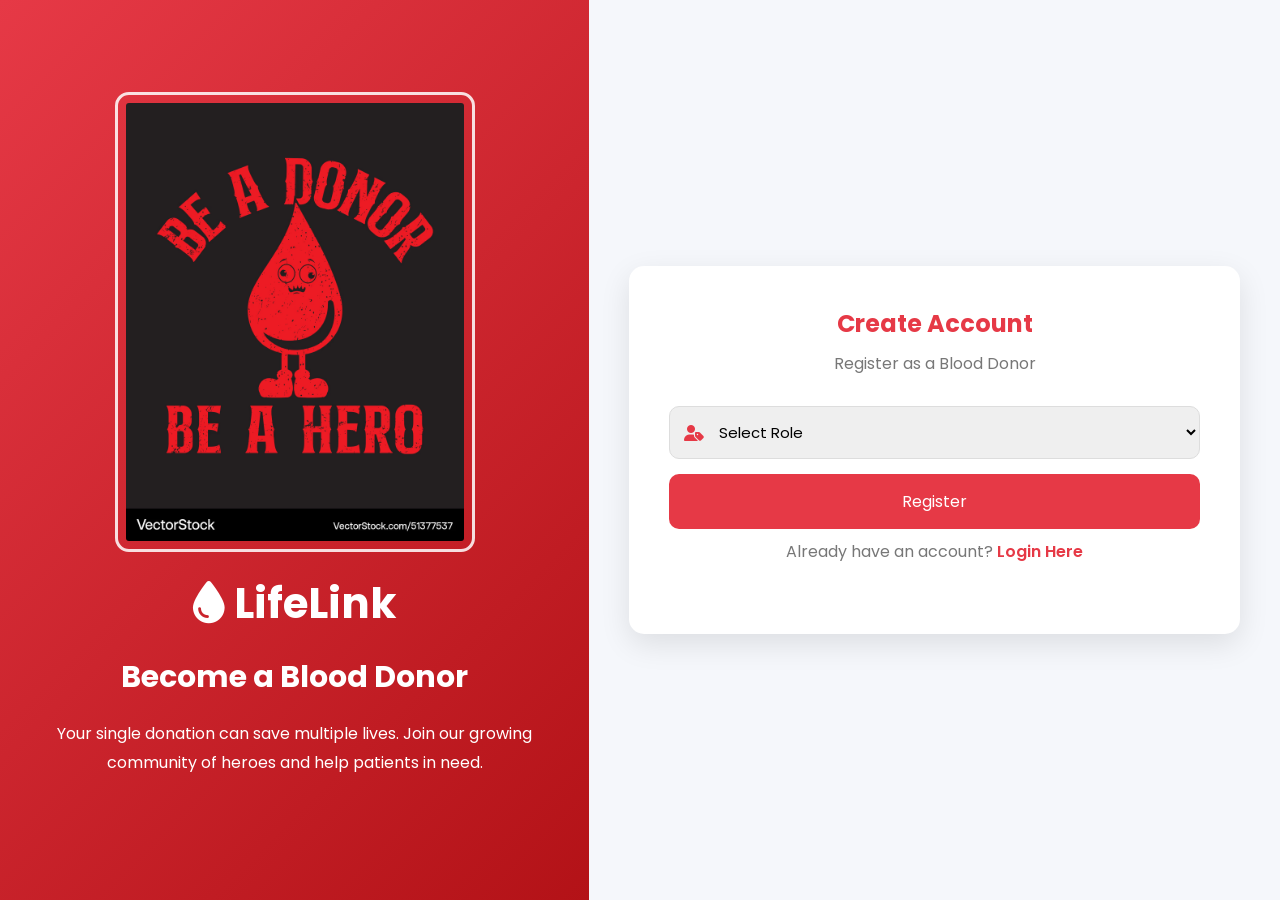
<file: admin.html>
<!doctype html>
<html lang="en">
  <head>
    <meta charset="UTF-8" />
    <meta name="viewport" content="width=device-width, initial-scale=1.0" />
    <title>LifeLink | Staff Dashboard</title>
    <link rel="stylesheet" href="css/admin.css" />
    <link
      href="https://fonts.googleapis.com/css2?family=Poppins:wght@300;400;500;600;700&display=swap"
      rel="stylesheet"
    />
    <link
      rel="stylesheet"
      href="https://cdnjs.cloudflare.com/ajax/libs/font-awesome/6.7.2/css/all.min.css"
    />
  </head>

  <body>
    <div class="container">
      <aside class="sidebar">
        <div class="logo">
          <i class="fa-solid fa-droplet"></i>
          <h2>LifeLink</h2>
        </div>

        <ul id="adminNavigation">
          <li>
            <a href="#blood-requests"
              ><i class="fa-solid fa-hand-holding-droplet"></i> Request Blood</a
            >
          </li>
          <li>
            <a href="#blood-requests"
              ><i class="fa-solid fa-list"></i> Blood Requests</a
            >
          </li>
          <li>
            <a href="#blood-stock"
              ><i class="fa-solid fa-droplet"></i> Blood Stock</a
            >
          </li>
          <li>
            <a href="#manage-donors"
              ><i class="fa-solid fa-users"></i> Manage Donors</a
            >
          </li>
          <li>
            <a href="#hospitals"
              ><i class="fa-solid fa-hospital"></i> Hospitals</a
            >
          </li>
          <li>
            <a href="#reports"
              ><i class="fa-solid fa-chart-column"></i> Reports</a
            >
          </li>
          <li>
            <a href="login.html"
              ><i class="fa-solid fa-right-from-bracket"></i> Logout</a
            >
          </li>
        </ul>
        <ul id="hospitalNavigation" hidden>
          <li>
            <a href="login.html"
              ><i class="fa-solid fa-right-from-bracket"></i> Logout</a
            >
          </li>
        </ul>
      </aside>

      <main class="main-content" id="adminDashboard" hidden>
        <header class="topbar">
          <h2>Admin Dashboard</h2>
          <div class="admin-profile">
            <img src="images/admin.png" alt="Admin" />
            <span id="adminDisplayName">Administrator</span>
          </div>
        </header>

        <section class="dashboard-cards">
          <div class="card">
            <i class="fa-solid fa-users"></i>
            <h2>1,250</h2>
            <p>Total Donors</p>
          </div>
          <div class="card">
            <i class="fa-solid fa-droplet"></i>
            <h2>845</h2>
            <p>Blood Units</p>
          </div>
          <div class="card">
            <i class="fa-solid fa-hand-holding-droplet"></i>
            <h2>67</h2>
            <p>Pending Requests</p>
          </div>
          <div class="card" id="hospitals">
            <i class="fa-solid fa-hospital"></i>
            <h2>42</h2>
            <p>Hospitals</p>
          </div>
        </section>

        <section class="blood-stock" id="blood-stock">
          <h2>Blood Stock Status</h2>
          <table>
            <thead>
              <tr>
                <th>Blood Group</th>
                <th>Available Units</th>
                <th>Status</th>
              </tr>
            </thead>
            <tbody>
              <tr>
                <td>A+</td>
                <td>120</td>
                <td>Available</td>
              </tr>
              <tr>
                <td>B+</td>
                <td>95</td>
                <td>Available</td>
              </tr>
              <tr>
                <td>O+</td>
                <td>180</td>
                <td>Available</td>
              </tr>
              <tr>
                <td>AB+</td>
                <td>25</td>
                <td>Low Stock</td>
              </tr>
            </tbody>
          </table>
        </section>

        <section class="requests" id="blood-requests">
          <h2>Recent Blood Requests</h2>
          <p
            style="
              font-size: 13px;
              color: #666;
              margin-bottom: 15px;
              margin-top: -10px;
            "
          >
            Auto-refreshing from submissions
          </p>
          <table>
            <thead>
              <tr>
                <th>Patient</th>
                <th>Blood Group</th>
                <th>Hospital</th>
                <th>Status</th>
              </tr>
            </thead>
            <tbody id="requestsTableBody"></tbody>
          </table>
        </section>

        <section class="recent-donors" id="manage-donors">
          <h2>Manage Donors</h2>
          <table>
            <thead>
              <tr>
                <th>Name</th>
                <th>Blood Group</th>
                <th>City</th>
                <th>Last Donation</th>
              </tr>
            </thead>
            <tbody>
              <tr>
                <td>Nisha</td>
                <td>O+</td>
                <td>Chennai</td>
                <td>15 Mar 2026</td>
              </tr>
              <tr>
                <td>Arjun</td>
                <td>A+</td>
                <td>Coimbatore</td>
                <td>22 Apr 2026</td>
              </tr>
              <tr>
                <td>Priya</td>
                <td>B+</td>
                <td>Madurai</td>
                <td>18 May 2026</td>
              </tr>
            </tbody>
          </table>
        </section>

        <section class="notifications" id="reports">
          <h2>Reports</h2>
          <ul>
            <li>AB+ blood stock is running low.</li>
            <li>12 new donors registered today.</li>
            <li>5 hospitals submitted blood requests.</li>
            <li>18 blood requests were successfully completed.</li>
          </ul>
        </section>
      </main>

      <main class="main-content" id="hospitalDashboard" hidden>
        <header class="topbar">
          <h2>Hospital Dashboard</h2>
          <div class="admin-profile">
            <img src="images/admin.png" alt="Hospital account" />
            <span id="hospitalDisplayName">Hospital</span>
          </div>
        </header>

        <section class="dashboard-cards">
          <div class="card">
            <i class="fa-solid fa-hand-holding-droplet"></i>
            <h2 id="hospitalRequestCount">0</h2>
            <p>Requested Blood</p>
          </div>
        </section>

        <section class="recent-donors">
          <h2>Donor Details</h2>
          <table>
            <thead>
              <tr>
                <th>Name</th>
                <th>Blood Group</th>
                <th>Age</th>
                <th>Gender</th>
                <th>Weight</th>
                <th>Phone</th>
                <th>Location</th>
                <th>Email</th>
                <th>Last Donation</th>
                <th>Donation Count</th>
              </tr>
            </thead>
            <tbody id="hospitalDonorDetails"></tbody>
          </table>
        </section>

        <section class="recent-donors">
          <h2>Admin Details</h2>
          <table>
            <thead>
              <tr>
                <th>Employee ID</th>
                <th>Email</th>
              </tr>
            </thead>
            <tbody id="hospitalAdminDetails"></tbody>
          </table>
        </section>
      </main>
    </div>

    <script src="js/script.js"></script>
    <script>
      function loadBloodRequests() {
        let requests = [];
        try {
          requests = JSON.parse(localStorage.getItem("bloodRequests") || "[]");
        } catch (error) {
          requests = [];
        }
        const tbody = document.getElementById("requestsTableBody");
        if (!tbody) return;
        tbody.replaceChildren();

        if (!requests.length) {
          const row = document.createElement("tr");
          row.innerHTML =
            '<td colspan="4" style="text-align:center;color:#999;">No requests yet</td>';
          tbody.appendChild(row);
          return;
        }

        requests.forEach((request) => {
          const row = document.createElement("tr");
          [
            request.patient,
            request.bloodGroup,
            request.hospital,
            request.status,
          ].forEach((value) => {
            const cell = document.createElement("td");
            cell.textContent = value || "";
            row.appendChild(cell);
          });
          tbody.appendChild(row);
        });
      }

      window.addEventListener("load", loadBloodRequests);
      setInterval(loadBloodRequests, 2000);
    </script>
  </body>
</html>
</file>
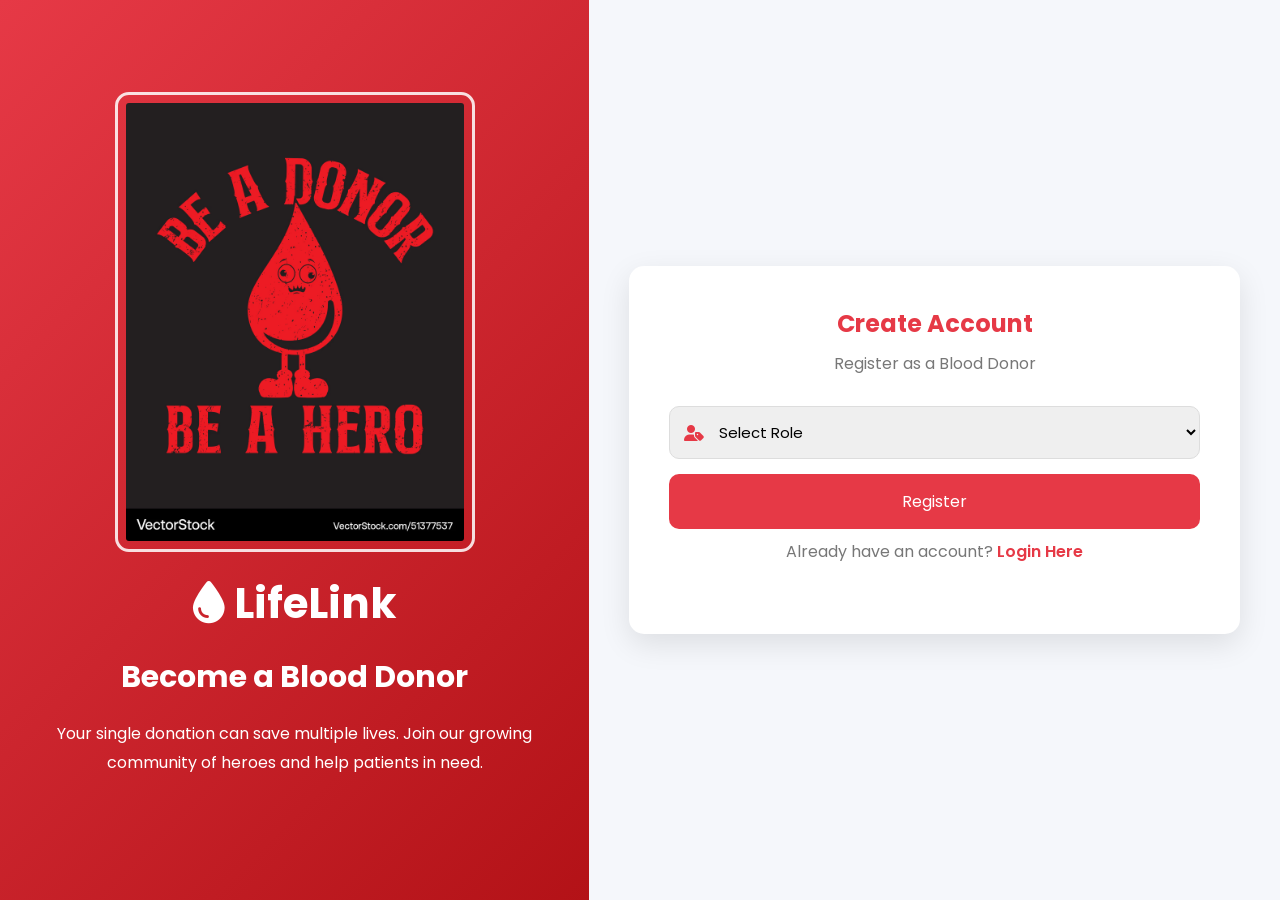
<file: dashboard.html>
<!doctype html>
<html lang="en">
  <head>
    <meta charset="UTF-8" />
    <meta name="viewport" content="width=device-width, initial-scale=1.0" />
    <title>LifeLink | Donor Dashboard</title>

    <!-- CSS -->
    <link rel="stylesheet" href="css/dashboard.css" />

    <!-- Google Font -->
    <link
      href="https://fonts.googleapis.com/css2?family=Poppins:wght@300;400;500;600;700&display=swap"
      rel="stylesheet"
    />

    <!-- Font Awesome -->
    <link
      rel="stylesheet"
      href="https://cdnjs.cloudflare.com/ajax/libs/font-awesome/6.7.2/css/all.min.css"
    />
  </head>

  <body>
    <div class="dashboard-container">
      <!-- Sidebar -->

      <aside class="sidebar">
        <div class="logo">
          <i class="fa-solid fa-droplet"></i>
          <h2>LifeLink</h2>
        </div>

        <ul>
          <li>
            <a href="dashboard.html"
              ><i class="fa-solid fa-house"></i> Dashboard</a
            >
          </li>

          <li>
            <a href="profile.html"><i class="fa-solid fa-user"></i> Profile</a>
          </li>

          <li>
            <a href="search.html"
              ><i class="fa-solid fa-magnifying-glass"></i> Search Blood</a
            >
          </li>

          <li>
            <a href="request.html"
              ><i class="fa-solid fa-hand-holding-droplet"></i> Request Blood</a
            >
          </li>

          <li>
            <a href="#"
              ><i class="fa-solid fa-clock-rotate-left"></i> Donation History</a
            >
          </li>

          <li>
            <a href="#"><i class="fa-solid fa-award"></i> Badges</a>
          </li>

          <li>
            <a href="login.html"
              ><i class="fa-solid fa-right-from-bracket"></i> Logout</a
            >
          </li>
        </ul>
      </aside>

      <!-- Main Content -->

      <main class="main-content">
        <!-- Top Bar -->

        <header class="topbar">
          <h2 id="welcomeMessage">Welcome, Nisha 👋</h2>

          <div class="profile">
            <img src="images/profile.png" alt="Profile" />
          </div>
        </header>

        <!-- Dashboard Cards -->

        <section class="cards">
          <div class="card">
            <i class="fa-solid fa-droplet"></i>

            <h3>Blood Group</h3>

            <h2>O+</h2>
          </div>

          <div class="card">
            <i class="fa-solid fa-calendar-check"></i>

            <h3>Next Eligible Donation</h3>

            <h2 id="nextEligibleDonation" aria-live="polite">Not provided</h2>
          </div>

          <div class="card">
            <i class="fa-solid fa-medal"></i>

            <h3>Badge</h3>

            <h2 id="donorBadge" aria-live="polite">Donation count needed</h2>
          </div>

          <div class="card">
            <i class="fa-solid fa-heart"></i>

            <h3>Lives Saved (est.)</h3>

            <h2 id="livesSaved" aria-live="polite">Not available</h2>
          </div>
        </section>

        <!-- Quick Actions -->

        <section class="quick-actions">
          <h2>Quick Actions</h2>

          <div class="action-container">
            <a href="request.html" class="action-card">
              <i class="fa-solid fa-hand-holding-droplet"></i>

              <p>Request Blood</p>
            </a>

            <a href="search.html" class="action-card">
              <i class="fa-solid fa-magnifying-glass"></i>

              <p>Search Blood</p>
            </a>

            <a href="profile.html" class="action-card">
              <i class="fa-solid fa-user-pen"></i>

              <p>Edit Profile</p>
            </a>

            <a href="#" class="action-card">
              <i class="fa-solid fa-download"></i>

              <p>Download Certificate</p>
            </a>
          </div>
        </section>

        <!-- Donation History -->

        <section class="history">
          <h2>Recent Donations</h2>

          <table>
            <thead>
              <tr>
                <th>Date</th>

                <th>Hospital</th>

                <th>Blood Group</th>

                <th>Status</th>
              </tr>
            </thead>

            <tbody>
              <tr>
                <td>15 Mar 2026</td>

                <td>Apollo Hospital</td>

                <td>O+</td>

                <td>Completed</td>
              </tr>

              <tr>
                <td>08 Dec 2025</td>

                <td>GH Chennai</td>

                <td>O+</td>

                <td>Completed</td>
              </tr>

              <tr>
                <td>02 Aug 2025</td>

                <td>CMC Hospital</td>

                <td>O+</td>

                <td>Completed</td>
              </tr>
            </tbody>
          </table>
        </section>

        <!-- Notifications -->

        <section class="notifications">
          <h2>Notifications</h2>

          <ul>
            <li>🩸 Blood donation camp on 25 July 2026.</li>

            <li id="donationEligibilityNotification" aria-live="polite">
              Add your last donation date to see your next eligibility date.
            </li>

            <li>🏆 Congratulations! You earned the Silver Donor Badge.</li>

            <li>📢 Emergency O+ blood request received nearby.</li>
          </ul>
        </section>
      </main>
    </div>
    <button onclick="toggleMode()">🌙 Dark Mode</button>

    <script src="js/script.js"></script>
  </body>
</html>
</file>
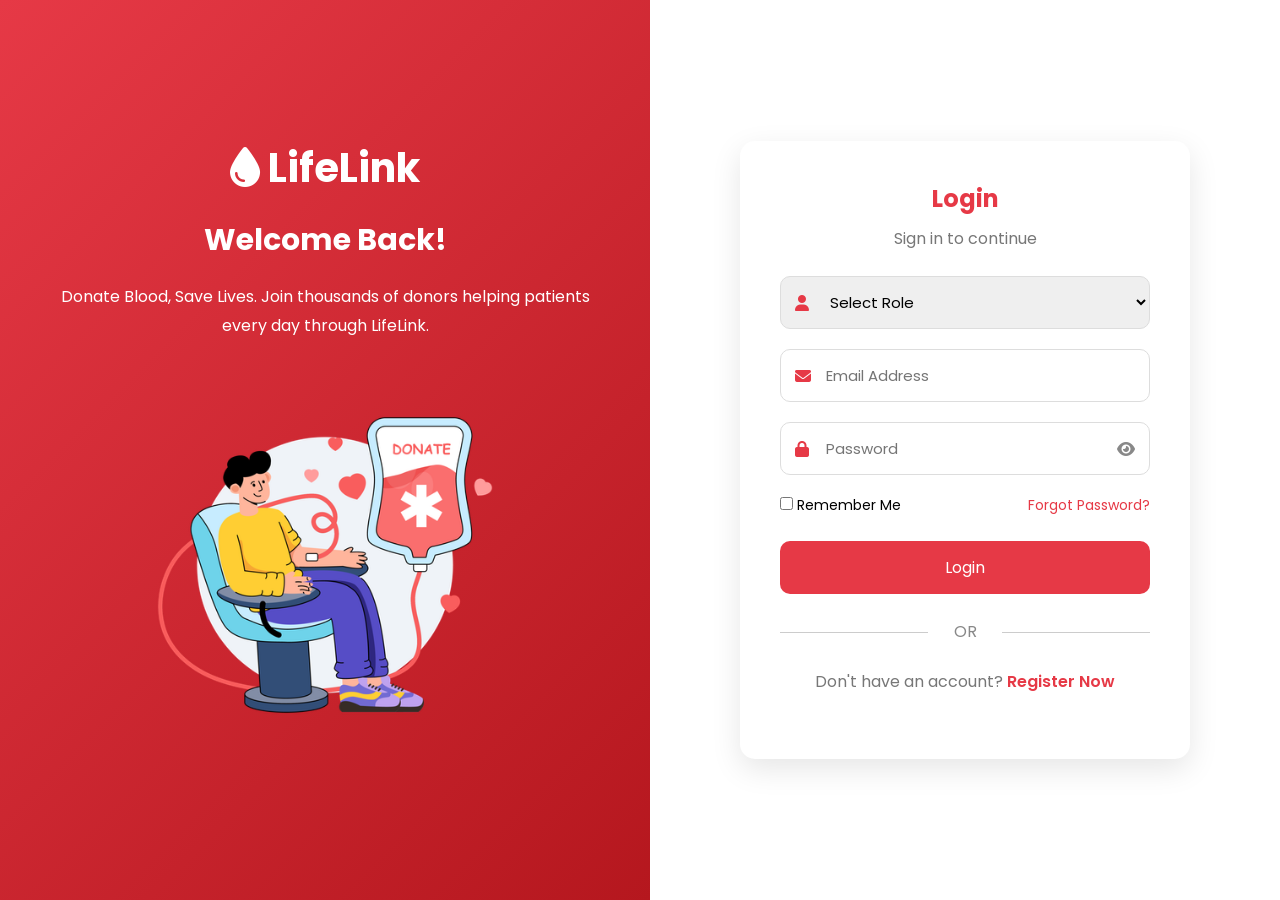
<file: login.html>
<!doctype html>
<html lang="en">
  <head>
    <meta charset="UTF-8" />
    <meta name="viewport" content="width=device-width, initial-scale=1.0" />
    <title>LifeLink | Login</title>

    <!-- CSS -->
    <link rel="stylesheet" href="css/login.css" />

    <!-- Google Font -->
    <link
      href="https://fonts.googleapis.com/css2?family=Poppins:wght@300;400;500;600;700&display=swap"
      rel="stylesheet"
    />

    <!-- Font Awesome -->
    <link
      rel="stylesheet"
      href="https://cdnjs.cloudflare.com/ajax/libs/font-awesome/6.7.2/css/all.min.css"
    />
  </head>

  <body>
    <div class="container">
      <!-- Left Side -->
      <div class="left-panel">
        <div class="content">
          <h1><i class="fa-solid fa-droplet"></i> LifeLink</h1>

          <h2>Welcome Back!</h2>

          <p>
            Donate Blood, Save Lives. Join thousands of donors helping patients
            every day through LifeLink.
          </p>

          <img src="images/login-blood.png" alt="Blood Donation" />
        </div>
      </div>

      <!-- Right Side -->
      <div class="right-panel">
        <div class="login-box">
          <h2 id="loginTitle">Login</h2>

          <p id="loginDescription">Sign in to continue</p>

          <form id="loginForm" action="dashboard.html">
            <!-- Role -->

            <div class="input-box">
              <i class="fa-solid fa-user"></i>

              <select id="loginRole" name="role" required>
                <option value="">Select Role</option>

                <option>Donor</option>

                <option>Hospital</option>

                <option>Admin</option>
              </select>
            </div>

            <!-- Email -->

            <div class="input-box">
              <i class="fa-solid fa-envelope"></i>

              <input
                type="email"
                id="loginEmail"
                name="email"
                placeholder="Email Address"
                required
              />
            </div>

            <!-- Password -->

            <div class="input-box">
              <i class="fa-solid fa-lock"></i>

              <input
                type="password"
                id="password"
                placeholder="Password"
                required
              />

              <i
                class="fa-solid fa-eye toggle-password"
                onclick="togglePassword()"
              >
              </i>
            </div>

            <!-- Remember -->

            <div class="options">
              <label>
                <input type="checkbox" />

                Remember Me
              </label>

              <a href="#" id="forgotPasswordLink">Forgot Password?</a>
            </div>

            <!-- Login Button -->

            <button type="submit">Login</button>

            <!-- Divider -->

            <div class="divider">
              <span>OR</span>
            </div>

            <!-- Register -->

            <p class="register-text">
              Don't have an account?

              <a href="register.html"> Register Now </a>
            </p>
          </form>

          <form id="resetPasswordForm" hidden>
            <div class="input-box">
              <i class="fa-solid fa-envelope"></i>
              <input
                type="email"
                id="resetEmail"
                placeholder="Registered Email Address"
                required
              />
            </div>

            <div class="input-box">
              <i class="fa-solid fa-phone"></i>
              <input
                type="tel"
                id="resetMobile"
                placeholder="Registered Mobile Number"
                inputmode="numeric"
                pattern="[6-9][0-9]{9}"
                maxlength="10"
                required
              />
            </div>

            <div class="input-box">
              <i class="fa-solid fa-lock"></i>
              <input
                type="password"
                id="newPassword"
                placeholder="New Password"
                minlength="12"
                pattern="(?=.*[A-Z])(?=.*[0-9])(?=.*[!@#$%^&amp;*]).{12,}"
                title="Use at least 12 characters, including an uppercase letter, number, and special character."
                required
              />
            </div>

            <div class="input-box">
              <i class="fa-solid fa-lock"></i>
              <input
                type="password"
                id="confirmNewPassword"
                placeholder="Confirm New Password"
                required
              />
            </div>

            <p class="password-hint">
              Use at least 12 characters, including an uppercase letter, number,
              and special character.
            </p>
            <p
              id="resetMessage"
              class="reset-message"
              role="status"
              aria-live="polite"
            ></p>

            <button type="submit">Reset Password</button>

            <p class="register-text">
              <a href="#" id="backToLoginLink">Back to login</a>
            </p>
          </form>
        </div>
      </div>
    </div>

    <script src="js/script.js"></script>
  </body>
</html>
</file>
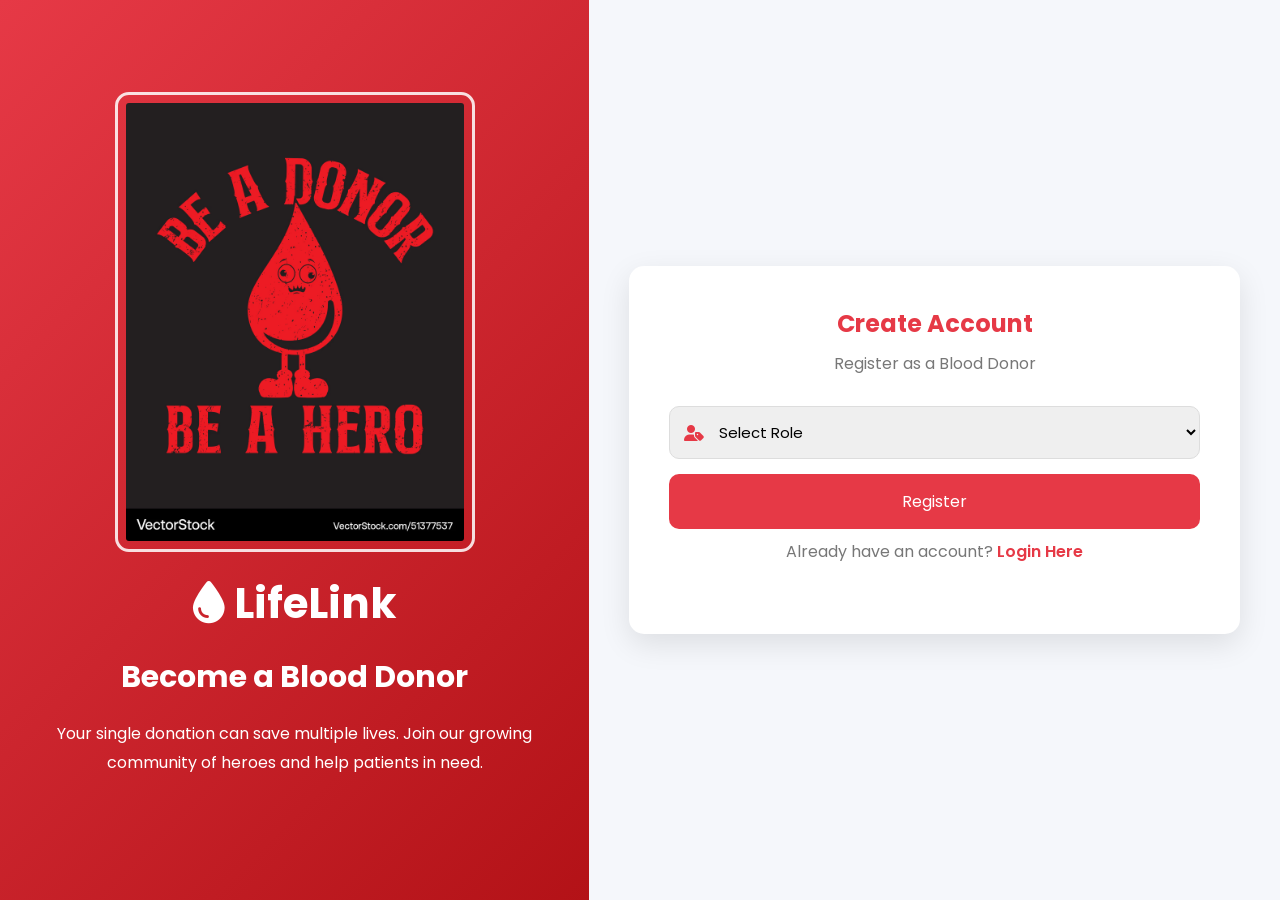
<file: register.html>
<!doctype html>
<html lang="en">
  <head>
    <meta charset="UTF-8" />
    <meta name="viewport" content="width=device-width, initial-scale=1.0" />
    <title>LifeLink | Donor Registration</title>

    <!-- CSS -->
    <link rel="stylesheet" href="css/register.css" />

    <!-- Google Font -->
    <link
      href="https://fonts.googleapis.com/css2?family=Poppins:wght@300;400;500;600;700&display=swap"
      rel="stylesheet"
    />

    <!-- Font Awesome -->
    <link
      rel="stylesheet"
      href="https://cdnjs.cloudflare.com/ajax/libs/font-awesome/6.7.2/css/all.min.css"
    />
  </head>

  <body>
    <div class="container">
      <!-- Left Side -->

      <div class="left-panel">
        <div class="content">
          <img class="donor-image" src="images/donor.png" alt="Blood donor" />

          <h1><i class="fa-solid fa-droplet"></i> LifeLink</h1>

          <h2>Become a Blood Donor</h2>

          <p>
            Your single donation can save multiple lives. Join our growing
            community of heroes and help patients in need.
          </p>
        </div>
      </div>

      <!-- Right Side -->

      <div class="right-panel">
        <div class="register-box">
          <h2>Create Account</h2>

          <p>Register as a Blood Donor</p>

          <form id="registerForm" action="dashboard.html">
            <div class="input-box">
              <i class="fa-solid fa-user-tag"></i>

              <select id="registerRole" name="role" required>
                <option value="">Select Role</option>
                <option value="Donor">Donor</option>
                <option value="Hospital">Hospital</option>
                <option value="Admin">Admin</option>
              </select>
            </div>

            <div class="row" data-donor-only hidden>
              <div class="input-box">
                <i class="fa-solid fa-user"></i>

                <input
                  type="text"
                  id="registerName"
                  name="name"
                  placeholder="Full Name"
                  required
                />

                <small
                  class="field-message"
                  id="nameMessage"
                  aria-live="polite"
                ></small>
              </div>

              <div class="input-box">
                <i class="fa-solid fa-cake-candles"></i>

                <input
                  type="number"
                  id="donorAge"
                  name="age"
                  placeholder="Age"
                  min="18"
                  max="65"
                  required
                />
              </div>
            </div>

            <div class="row" data-donor-only hidden>
              <div class="input-box">
                <i class="fa-solid fa-venus-mars"></i>

                <select id="registerGender" name="gender" required>
                  <option value="">Gender</option>

                  <option>Male</option>

                  <option>Female</option>

                  <option>Other</option>
                </select>
              </div>

              <div class="input-box">
                <i class="fa-solid fa-droplet"></i>

                <select id="registerBloodGroup" name="bloodGroup" required>
                  <option value="">Blood Group</option>

                  <option>A+</option>
                  <option>A-</option>
                  <option>B+</option>
                  <option>B-</option>
                  <option>AB+</option>
                  <option>AB-</option>
                  <option>O+</option>
                  <option>O-</option>
                </select>
              </div>
            </div>

            <div class="row" data-donor-only hidden>
              <div class="input-box">
                <i class="fa-solid fa-weight-scale"></i>

                <input
                  type="number"
                  id="donorWeight"
                  name="weight"
                  placeholder="Weight (kg)"
                  min="45"
                  required
                />
              </div>

              <div class="input-box">
                <i class="fa-solid fa-phone"></i>

                <input
                  type="tel"
                  id="mobileNumber"
                  name="mobile"
                  placeholder="Mobile Number"
                  inputmode="numeric"
                  pattern="[6-9][0-9]{9}"
                  maxlength="10"
                  required
                />

                <small
                  class="field-message"
                  id="mobileMessage"
                  aria-live="polite"
                ></small>
              </div>
            </div>

            <div class="input-box" data-account-fields hidden>
              <i class="fa-solid fa-envelope"></i>

              <input
                type="email"
                id="registerEmail"
                name="email"
                placeholder="Email Address"
                required
              />

              <small
                class="field-message"
                id="emailMessage"
                aria-live="polite"
              ></small>
            </div>

            <fieldset class="donation-history" data-donor-only hidden>
              <legend>Have you donated blood before?</legend>
              <div class="donation-options">
                <label>
                  <input
                    type="radio"
                    name="donatedBefore"
                    value="yes"
                    required
                  />
                  Yes
                </label>
                <label>
                  <input
                    type="radio"
                    name="donatedBefore"
                    value="no"
                    required
                  />
                  No
                </label>
              </div>
            </fieldset>

            <div
              class="input-box"
              id="donationCountGroup"
              data-donor-only
              hidden
            >
              <label for="donationCount"
                >How many times have you donated blood?</label
              >
              <input
                type="number"
                id="donationCount"
                name="donationCount"
                min="1"
                step="1"
                placeholder="0"
                disabled
              />
            </div>

            <div class="input-box" data-donor-only hidden>
              <i class="fa-solid fa-location-dot"></i>

              <select id="location" name="location" required>
                <option value="">Select Location in Tamil Nadu</option>
                <option>Ariyalur</option>
                <option>Chengalpattu</option>
                <option>Chennai</option>
                <option>Coimbatore</option>
                <option>Cuddalore</option>
                <option>Dharmapuri</option>
                <option>Dindigul</option>
                <option>Erode</option>
                <option>Kallakurichi</option>
                <option>Kancheepuram</option>
                <option>Karur</option>
                <option>Krishnagiri</option>
                <option>Madurai</option>
                <option>Mayiladuthurai</option>
                <option>Nagapattinam</option>
                <option>Namakkal</option>
                <option>Nilgiris</option>
                <option>Perambalur</option>
                <option>Pudukkottai</option>
                <option>Ramanathapuram</option>
                <option>Ranipet</option>
                <option>Salem</option>
                <option>Sivaganga</option>
                <option>Tenkasi</option>
                <option>Thanjavur</option>
                <option>Theni</option>
                <option>Thoothukudi</option>
                <option>Tiruchirappalli</option>
                <option>Tirunelveli</option>
                <option>Tirupathur</option>
                <option>Tiruppur</option>
                <option>Tiruvallur</option>
                <option>Tiruvannamalai</option>
                <option>Tiruvarur</option>
                <option>Vellore</option>
                <option>Viluppuram</option>
                <option>Virudhunagar</option>
              </select>
            </div>

            <div class="input-box" data-donor-only hidden>
              <label for="lastDonationDate">Last Blood Donation Date</label>

              <input
                id="lastDonationDate"
                name="lastDonationDate"
                type="date"
              />
            </div>

            <div class="row" id="passwordFieldsRow" data-account-fields hidden>
              <div class="input-box password-field">
                <i class="fa-solid fa-lock"></i>

                <input
                  type="password"
                  id="registerPassword"
                  name="password"
                  placeholder="Password"
                  required
                />

                <button
                  type="button"
                  class="password-toggle"
                  data-password-target="registerPassword"
                  aria-label="Show password"
                  aria-pressed="false"
                >
                  <i class="fa-solid fa-eye"></i>
                </button>

                <small
                  class="field-message"
                  id="passwordMessage"
                  aria-live="polite"
                ></small>
              </div>

              <div class="input-box password-field" data-donor-only hidden>
                <i class="fa-solid fa-lock"></i>

                <input
                  type="password"
                  id="confirmPassword"
                  name="confirmPassword"
                  placeholder="Confirm Password"
                  required
                />

                <button
                  type="button"
                  class="password-toggle"
                  data-password-target="confirmPassword"
                  aria-label="Show confirm password"
                  aria-pressed="false"
                >
                  <i class="fa-solid fa-eye"></i>
                </button>

                <small
                  class="field-message"
                  id="confirmPasswordMessage"
                  aria-live="polite"
                ></small>
              </div>

              <div class="input-box staff-only" data-staff-only hidden>
                <i class="fa-solid fa-id-card"></i>
                <input
                  type="text"
                  id="employeeId"
                  name="employeeId"
                  placeholder="Employee ID"
                  autocomplete="off"
                />
              </div>
            </div>

            <button type="submit">Register</button>

            <p class="login-text">
              Already have an account?

              <a href="login.html"> Login Here </a>
            </p>
          </form>
        </div>
      </div>
    </div>

    <script src="js/script.js"></script>
  </body>
</html>
</file>
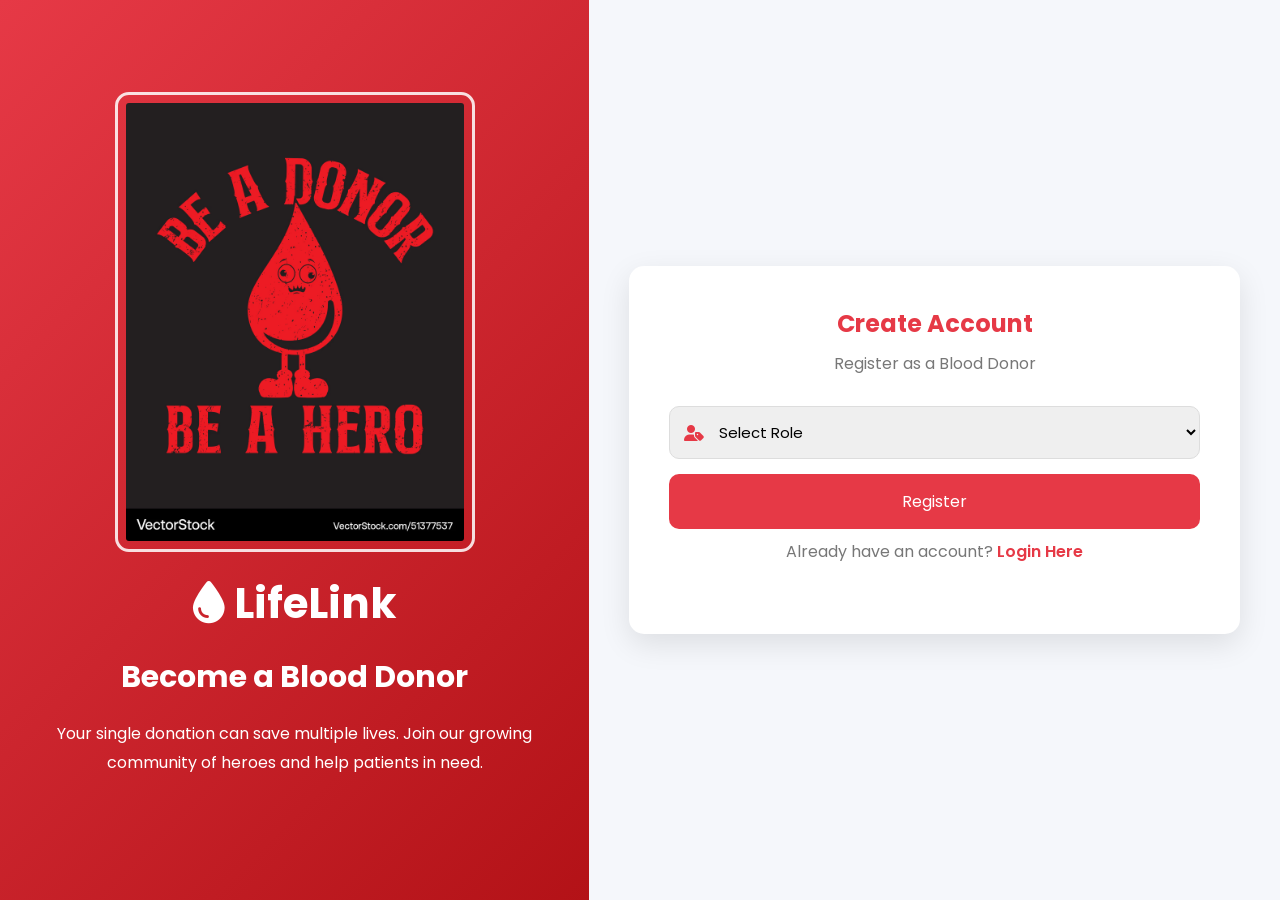
<file: request.html>
<!doctype html>
<html lang="en">
  <head>
    <meta charset="UTF-8" />
    <meta name="viewport" content="width=device-width, initial-scale=1.0" />
    <title>LifeLink | Blood Request</title>

    <!-- CSS -->
    <link rel="stylesheet" href="css/request.css" />

    <!-- Google Font -->
    <link
      href="https://fonts.googleapis.com/css2?family=Poppins:wght@300;400;500;600;700&display=swap"
      rel="stylesheet"
    />

    <!-- Font Awesome -->
    <link
      rel="stylesheet"
      href="https://cdnjs.cloudflare.com/ajax/libs/font-awesome/6.7.2/css/all.min.css"
    />
  </head>

  <body>
    <div class="container">
      <!-- Sidebar -->

      <aside class="sidebar">
        <div class="logo">
          <i class="fa-solid fa-droplet"></i>
          <h2>LifeLink</h2>
        </div>

        <ul>
          <li>
            <a href="dashboard.html"
              ><i class="fa-solid fa-house"></i> Dashboard</a
            >
          </li>
          <li>
            <a href="profile.html"><i class="fa-solid fa-user"></i> Profile</a>
          </li>
          <li>
            <a href="search.html"
              ><i class="fa-solid fa-magnifying-glass"></i> Search Blood</a
            >
          </li>
          <li>
            <a href="request.html" class="active"
              ><i class="fa-solid fa-hand-holding-droplet"></i> Request Blood</a
            >
          </li>
          <li>
            <a href="admin.html"
              ><i class="fa-solid fa-user-shield"></i> Admin</a
            >
          </li>
          <li>
            <a href="login.html"
              ><i class="fa-solid fa-right-from-bracket"></i> Logout</a
            >
          </li>
        </ul>
      </aside>

      <!-- Main Content -->

      <main class="main-content">
        <header class="topbar">
          <h2>Blood Request Form</h2>
        </header>

        <section class="request-form">
          <form action="#">
            <div class="row">
              <div class="input-box">
                <label
                  >Patient Name
                  <span class="required-mark" aria-hidden="true">*</span></label
                >

                <input type="text" placeholder="Enter Patient Name" required />
              </div>

              <div class="input-box">
                <label
                  >Age
                  <span class="required-mark" aria-hidden="true">*</span></label
                >

                <input type="number" placeholder="Age" required />
              </div>
            </div>

            <div class="row">
              <div class="input-box">
                <label
                  >Gender
                  <span class="required-mark" aria-hidden="true">*</span></label
                >

                <select required>
                  <option value="">Select Gender</option>

                  <option>Male</option>

                  <option>Female</option>

                  <option>Other</option>
                </select>
              </div>

              <div class="input-box">
                <label
                  >Blood Group
                  <span class="required-mark" aria-hidden="true">*</span></label
                >

                <select required>
                  <option value="">Select Blood Group</option>

                  <option>A+</option>
                  <option>A-</option>
                  <option>B+</option>
                  <option>B-</option>
                  <option>AB+</option>
                  <option>AB-</option>
                  <option>O+</option>
                  <option>O-</option>
                </select>
              </div>
            </div>

            <div class="row">
              <div class="input-box">
                <label
                  >Units Required
                  <span class="required-mark" aria-hidden="true">*</span></label
                >

                <input
                  type="number"
                  min="1"
                  placeholder="Number of Units"
                  required
                />
              </div>

              <div class="input-box">
                <label
                  >Required Date
                  <span class="required-mark" aria-hidden="true">*</span></label
                >

                <input type="date" id="requiredDate" required />
              </div>
            </div>

            <div class="input-box">
              <label
                >Hospital Name
                <span class="required-mark" aria-hidden="true">*</span></label
              >

              <input
                type="text"
                list="coimbatoreHospitals"
                placeholder="Select or enter Hospital Name"
                required
              />
              <datalist id="coimbatoreHospitals">
                <option value="Coimbatore Medical College Hospital"></option>
                <option value="Government Hospital, Coimbatore"></option>
                <option
                  value="Kovai Medical Center and Hospital (KMCH)"
                ></option>
                <option value="PSG Hospitals"></option>
                <option value="KG Hospital"></option>
                <option value="Ganga Hospital"></option>
                <option value="Sri Ramakrishna Hospital"></option>
                <option value="Royal Care Hospital"></option>
                <option value="Aravind Eye Hospital, Coimbatore"></option>
              </datalist>
            </div>

            <div class="row">
              <div class="input-box">
                <label
                  >City
                  <span class="required-mark" aria-hidden="true">*</span></label
                >

                <input
                  type="text"
                  list="tamilNaduLocations"
                  placeholder="Select or enter City"
                  required
                />
                <datalist id="tamilNaduLocations">
                  <option value="Chennai"></option>
                  <option value="Coimbatore"></option>
                  <option value="Madurai"></option>
                  <option value="Tiruchirappalli"></option>
                  <option value="Salem"></option>
                  <option value="Tiruppur"></option>
                  <option value="Erode"></option>
                  <option value="Thoothukudi"></option>
                  <option value="Tirunelveli"></option>
                  <option value="Vellore"></option>
                  <option value="Thanjavur"></option>
                  <option value="Dindigul"></option>
                  <option value="Hosur"></option>
                  <option value="Nagercoil"></option>
                </datalist>
              </div>

              <div class="input-box">
                <label
                  >Contact Number
                  <span class="required-mark" aria-hidden="true">*</span></label
                >

                <input
                  type="tel"
                  placeholder="10-digit Mobile Number"
                  inputmode="numeric"
                  pattern="[6-9][0-9]{9}"
                  maxlength="10"
                  required
                />
              </div>
            </div>

            <div class="input-box">
              <label
                >Emergency Level
                <span class="required-mark" aria-hidden="true">*</span></label
              >

              <select required>
                <option value="">Select Priority</option>

                <option>Normal</option>

                <option>Urgent</option>

                <option>Critical</option>
              </select>
            </div>

            <div class="input-box">
              <label>Additional Notes</label>

              <textarea
                rows="5"
                placeholder="Enter additional information..."
              ></textarea>
            </div>

            <button type="submit">
              <i class="fa-solid fa-paper-plane"></i>

              Submit Blood Request
            </button>

            <div id="successMessage" class="success-message">
              ✓ Request Submitted successfully
            </div>
          </form>
        </section>

        <!-- Information Cards -->

        <section class="info-cards">
          <div class="info-card">
            <i class="fa-solid fa-circle-info"></i>

            <h3>Request Status</h3>

            <p>Pending Verification</p>
          </div>

          <div class="info-card">
            <i class="fa-solid fa-clock"></i>

            <h3>Average Response</h3>

            <p>Within 30 Minutes</p>
          </div>

          <div class="info-card">
            <i class="fa-solid fa-phone-volume"></i>

            <h3>Emergency Helpline</h3>

            <p>1800-000-111</p>
          </div>
        </section>
      </main>
    </div>

    <script src="js/script.js"></script>

    <script>
      document
        .querySelector(".request-form form")
        .addEventListener("submit", function (e) {
          e.preventDefault();

          // Collect form data
          const patientName =
            document.querySelectorAll(".input-box input")[0].value;
          const bloodGroup =
            document.querySelectorAll(".input-box select")[1].value;
          const hospitalName =
            document.querySelectorAll(".input-box input")[4].value;
          const requiredDate =
            document.querySelectorAll(".input-box input")[3].value;
          const emergencyLevel =
            document.querySelectorAll(".input-box select")[2].value;
          const status = "Pending";

          // Create request object
          const newRequest = {
            patient: patientName,
            bloodGroup: bloodGroup,
            hospital: hospitalName,
            date: requiredDate,
            status: status,
            priority: emergencyLevel,
            timestamp: new Date().toLocaleString(),
          };

          // Get existing requests from localStorage
          let requests =
            JSON.parse(localStorage.getItem("bloodRequests")) || [];

          // Add new request
          requests.push(newRequest);

          // Save to localStorage
          localStorage.setItem("bloodRequests", JSON.stringify(requests));

          // Show success message
          const successMessage = document.getElementById("successMessage");
          successMessage.style.display = "block";

          // Clear form fields
          this.reset();
          setMinimumRequiredDate();

          // Hide message after 5 seconds
          setTimeout(function () {
            successMessage.style.display = "none";
          }, 5000);
        });
    </script>
    <script>
      function setMinimumRequiredDate() {
        const today = new Date();
        const localDate = new Date(
          today.getTime() - today.getTimezoneOffset() * 60000,
        )
          .toISOString()
          .split("T")[0];
        document.getElementById("requiredDate").min = localDate;
      }

      setMinimumRequiredDate();
    </script>
  </body>
</html>
</file>
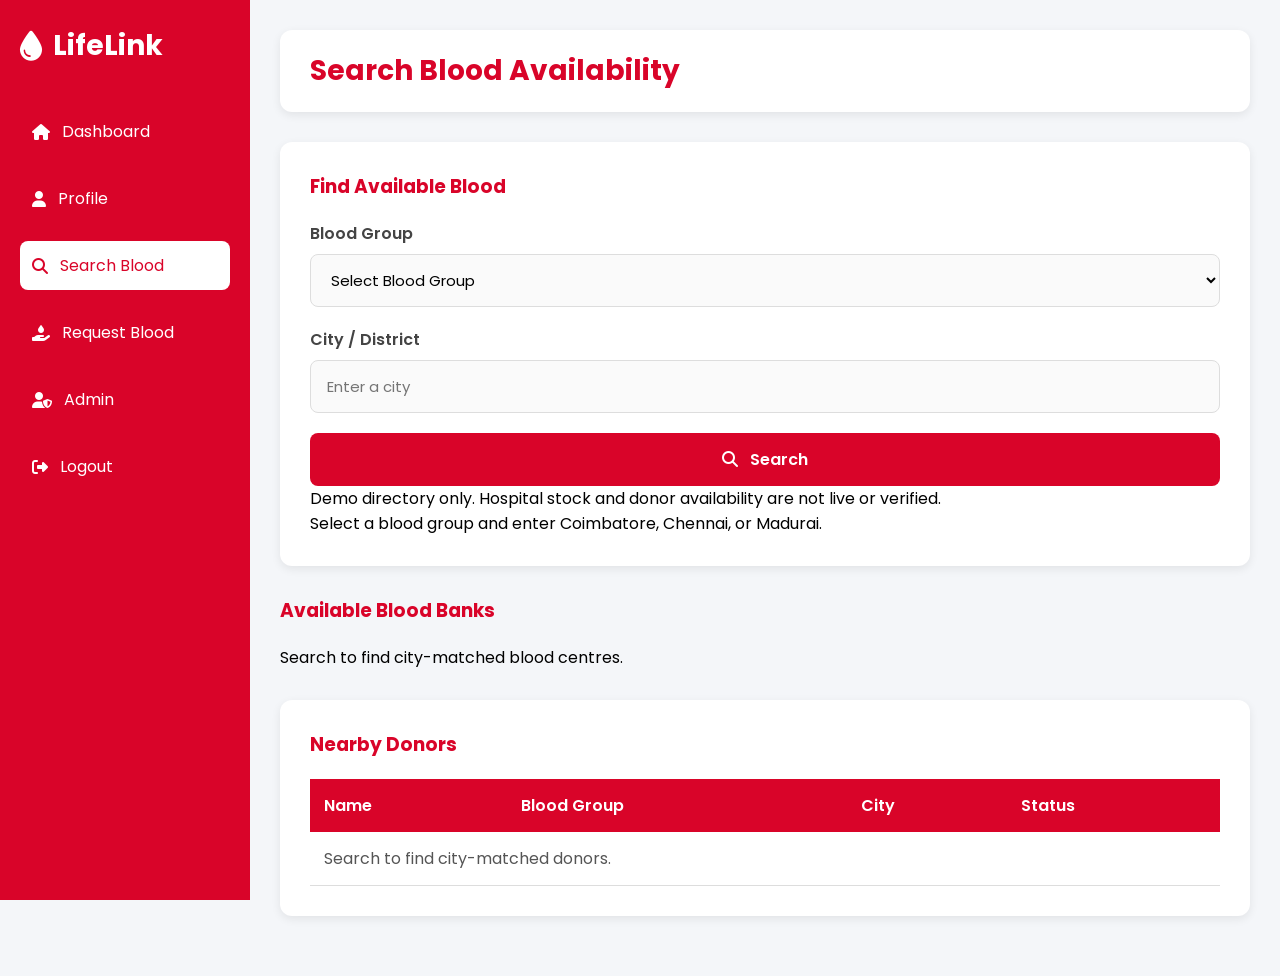
<file: search.html>
<!doctype html>
<html lang="en">
  <head>
    <meta charset="UTF-8" />
    <meta name="viewport" content="width=device-width, initial-scale=1.0" />
    <title>LifeLink | Search Blood</title>

    <!-- CSS -->
    <link rel="stylesheet" href="css/search.css" />

    <!-- Google Font -->
    <link
      href="https://fonts.googleapis.com/css2?family=Poppins:wght@300;400;500;600;700&display=swap"
      rel="stylesheet"
    />

    <!-- Font Awesome -->
    <link
      rel="stylesheet"
      href="https://cdnjs.cloudflare.com/ajax/libs/font-awesome/6.7.2/css/all.min.css"
    />
  </head>

  <body>
    <div class="container">
      <!-- Sidebar -->

      <aside class="sidebar">
        <div class="logo">
          <i class="fa-solid fa-droplet"></i>
          <h2>LifeLink</h2>
        </div>

        <ul>
          <li>
            <a href="dashboard.html"
              ><i class="fa-solid fa-house"></i> Dashboard</a
            >
          </li>
          <li>
            <a href="profile.html"><i class="fa-solid fa-user"></i> Profile</a>
          </li>
          <li>
            <a href="search.html" class="active"
              ><i class="fa-solid fa-magnifying-glass"></i> Search Blood</a
            >
          </li>
          <li>
            <a href="request.html"
              ><i class="fa-solid fa-hand-holding-droplet"></i> Request Blood</a
            >
          </li>
          <li>
            <a href="admin.html"
              ><i class="fa-solid fa-user-shield"></i> Admin</a
            >
          </li>
          <li>
            <a href="login.html"
              ><i class="fa-solid fa-right-from-bracket"></i> Logout</a
            >
          </li>
        </ul>
      </aside>

      <!-- Main Content -->

      <main class="main-content">
        <header class="topbar">
          <h2>Search Blood Availability</h2>
        </header>

        <!-- Search Form -->

        <section class="search-box">
          <h3>Find Available Blood</h3>

          <form id="bloodSearchForm">
            <div class="form-group">
              <label for="searchBloodGroup">Blood Group</label>

              <select id="searchBloodGroup" required>
                <option value="">Select Blood Group</option>

                <option>A+</option>
                <option>A-</option>
                <option>B+</option>
                <option>B-</option>
                <option>AB+</option>
                <option>AB-</option>
                <option>O+</option>
                <option>O-</option>
              </select>
            </div>

            <div class="form-group">
              <label for="searchCity">City / District</label>
              <input
                id="searchCity"
                type="text"
                list="demoCities"
                placeholder="Enter a city"
                autocomplete="off"
                required
              />
              <datalist id="demoCities">
                <option value="Ariyalur"></option>
                <option value="Chengalpattu"></option>
                <option value="Cuddalore"></option>
                <option value="Dharmapuri"></option>
                <option value="Dindigul"></option>
                <option value="Erode"></option>
                <option value="Kallakurichi"></option>
                <option value="Kancheepuram"></option>
                <option value="Kanyakumari"></option>
                <option value="Karur"></option>
                <option value="Krishnagiri"></option>
                <option value="Mayiladuthurai"></option>
                <option value="Nagapattinam"></option>
                <option value="Namakkal"></option>
                <option value="Nilgiris"></option>
                <option value="Perambalur"></option>
                <option value="Pudukkottai"></option>
                <option value="Ramanathapuram"></option>
                <option value="Ranipet"></option>
                <option value="Salem"></option>
                <option value="Sivaganga"></option>
                <option value="Tenkasi"></option>
                <option value="Thanjavur"></option>
                <option value="Theni"></option>
                <option value="Thoothukudi"></option>
                <option value="Tiruchirappalli"></option>
                <option value="Tirunelveli"></option>
                <option value="Tirupathur"></option>
                <option value="Tiruppur"></option>
                <option value="Tiruvallur"></option>
                <option value="Tiruvannamalai"></option>
                <option value="Tiruvarur"></option>
                <option value="Vellore"></option>
                <option value="Viluppuram"></option>
                <option value="Virudhunagar"></option>
                <option value="Chennai"></option>
                <option value="Coimbatore"></option>
                <option value="Madurai"></option>
              </datalist>
            </div>

            <button type="submit">
              <i class="fa-solid fa-magnifying-glass"></i>

              Search
            </button>
          </form>
          <p class="data-note">
            Demo directory only. Hospital stock and donor availability are not
            live or verified.
          </p>
          <p
            id="searchStatus"
            class="search-status"
            role="status"
            aria-live="polite"
          >
            Select a blood group and enter Coimbatore, Chennai, or Madurai.
          </p>
        </section>

        <!-- Search Results -->

        <section class="results">
          <h3>Available Blood Banks</h3>

          <div id="bloodBankResults" class="card-container">
            <p class="empty-state">
              Search to find city-matched blood centres.
            </p>
          </div>
        </section>

        <!-- Donor List -->

        <section class="donors">
          <h3>Nearby Donors</h3>

          <table>
            <thead>
              <tr>
                <th>Name</th>

                <th>Blood Group</th>

                <th>City</th>

                <th>Status</th>
              </tr>
            </thead>

            <tbody id="nearbyDonorRows">
              <tr>
                <td colspan="4">Search to find city-matched donors.</td>
              </tr>
            </tbody>
          </table>
        </section>
      </main>
    </div>

    <script src="js/search.js"></script>
  </body>
</html>
</file>
<file: css/admin.css>
/* ==========================
   LifeLink Admin Dashboard
   Part 1
========================== */

*{
    margin:0;
    padding:0;
    box-sizing:border-box;
    font-family:'Poppins',sans-serif;
}

body{
    background:#f4f6f9;
}

#adminDashboard[hidden],
#hospitalDashboard[hidden],
#adminNavigation[hidden],
#hospitalNavigation[hidden]{
    display:none !important;
}

.container{
    display:flex;
    min-height:100vh;
}

/* Sidebar */

.sidebar{
    width:250px;
    background:#d90429;
    color:#fff;
    position:fixed;
    left:0;
    top:0;
    height:100%;
    padding:25px 20px;
}

.logo{
    display:flex;
    align-items:center;
    gap:10px;
    margin-bottom:40px;
}

.logo i{
    font-size:30px;
}

.logo h2{
    font-size:28px;
    font-weight:700;
}

.sidebar ul{
    list-style:none;
}

.sidebar ul li{
    margin:18px 0;
}

.sidebar ul li a{
    color:#fff;
    text-decoration:none;
    display:flex;
    align-items:center;
    gap:12px;
    padding:12px;
    border-radius:8px;
    transition:.3s;
}

.sidebar ul li a:hover,
.sidebar ul li a.active{
    background:#fff;
    color:#d90429;
}

/* Main Content */

.main-content{
    margin-left:250px;
    width:calc(100% - 250px);
    padding:30px;
}

/* Topbar */

.topbar{
    background:#fff;
    padding:20px 30px;
    border-radius:12px;
    display:flex;
    justify-content:space-between;
    align-items:center;
    box-shadow:0 3px 10px rgba(0,0,0,.08);
    margin-bottom:30px;
}

.topbar h2{
    color:#d90429;
}

.admin-profile{
    display:flex;
    align-items:center;
    gap:12px;
}

.admin-profile img{
    width:45px;
    height:45px;
    border-radius:50%;
    object-fit:cover;
    border:2px solid #d90429;
}

.admin-profile span{
    font-weight:600;
    color:#333;
}

/* ================= Dashboard Cards ================= */

.dashboard-cards{
    display:grid;
    grid-template-columns:repeat(4,1fr);
    gap:20px;
    margin-bottom:30px;
}

.card{
    background:#fff;
    border-radius:12px;
    padding:25px;
    text-align:center;
    box-shadow:0 3px 10px rgba(0,0,0,.08);
    transition:.3s;
}

.card:hover{
    transform:translateY(-5px);
}

.card i{
    font-size:38px;
    color:#d90429;
    margin-bottom:15px;
}

.card h2{
    color:#222;
    margin-bottom:8px;
}

.card p{
    color:#666;
}

/* ================= Tables ================= */

.blood-stock,
.requests,
.recent-donors{
    background:#fff;
    padding:25px;
    border-radius:12px;
    margin-bottom:30px;
    box-shadow:0 3px 10px rgba(0,0,0,.08);
}

.blood-stock h2,
.requests h2,
.recent-donors h2{
    color:#d90429;
    margin-bottom:20px;
}

table{
    width:100%;
    border-collapse:collapse;
}

table th{
    background:#d90429;
    color:#fff;
    padding:14px;
    text-align:left;
}

table td{
    padding:14px;
    border-bottom:1px solid #ddd;
}

table tr:hover{
    background:#f9f9f9;
}
/* ================= Notifications ================= */

.notifications{
    background:#fff;
    padding:25px;
    border-radius:12px;
    box-shadow:0 3px 10px rgba(0,0,0,.08);
    margin-bottom:30px;
}

.notifications h2{
    color:#d90429;
    margin-bottom:20px;
}

.notifications ul{
    list-style:none;
}

.notifications ul li{
    padding:15px;
    margin-bottom:12px;
    background:#f8f8f8;
    border-left:5px solid #d90429;
    border-radius:8px;
    color:#444;
    transition:0.3s;
}

.notifications ul li:hover{
    background:#ffe9ed;
    transform:translateX(5px);
}

/* ================= Responsive ================= */

@media(max-width:1100px){

    .dashboard-cards{
        grid-template-columns:repeat(2,1fr);
    }
}

@media(max-width:768px){

    .container{
        flex-direction:column;
    }

    .sidebar{
        position:relative;
        width:100%;
        height:auto;
    }

    .main-content{
        margin-left:0;
        width:100%;
        padding:20px;
    }

    .topbar{
        flex-direction:column;
        gap:15px;
        text-align:center;
    }

    .dashboard-cards{
        grid-template-columns:1fr;
    }

    table{
        display:block;
        overflow-x:auto;
        white-space:nowrap;
    }
}

@media(max-width:480px){

    .logo h2{
        font-size:22px;
    }

    .sidebar ul li a{
        font-size:15px;
        padding:10px;
    }

    .card{
        padding:20px;
    }

    .card i{
        font-size:32px;
    }

    .blood-stock,
    .requests,
    .recent-donors,
    .notifications{
        padding:18px;
    }

    .topbar h2{
        font-size:24px;
    }
}
</file>
<file: css/dashboard.css>
/* ===========================
   RESET
=========================== */

*{
    margin:0;
    padding:0;
    box-sizing:border-box;
    font-family:'Poppins',sans-serif;
}

body{
    background:#f4f6fb;
    color:#333;
}

/* ===========================
   MAIN LAYOUT
=========================== */

.dashboard-container{
    display:flex;
    min-height:100vh;
}

/* ===========================
   SIDEBAR
=========================== */

.sidebar{

    width:260px;

    background:linear-gradient(180deg,#E63946,#B31217);

    color:white;

    padding:30px 20px;

    position:fixed;

    left:0;
    top:0;
    bottom:0;

    overflow-y:auto;

}

.logo{

    display:flex;

    align-items:center;

    gap:12px;

    margin-bottom:40px;

}

.logo i{

    font-size:32px;

}

.logo h2{

    font-size:28px;

    font-weight:700;

}

/* ===========================
   MENU
=========================== */

.sidebar ul{

    list-style:none;

}

.sidebar ul li{

    margin:15px 0;

}

.sidebar ul li a{

    display:flex;

    align-items:center;

    gap:15px;

    color:white;

    text-decoration:none;

    padding:14px 18px;

    border-radius:10px;

    transition:.3s;

    font-size:16px;

}

.sidebar ul li a i{

    width:20px;

    text-align:center;

}

.sidebar ul li a:hover{

    background:rgba(255,255,255,.18);

    transform:translateX(8px);

}

/* ===========================
   MAIN CONTENT
=========================== */

.main-content{

    margin-left:260px;

    flex:1;

    padding:35px;

}

/* ===========================
   TOP BAR
=========================== */

.topbar{

    display:flex;

    justify-content:space-between;

    align-items:center;

    background:white;

    padding:20px 30px;

    border-radius:15px;

    box-shadow:0 8px 20px rgba(0,0,0,.08);

    margin-bottom:35px;

}

.topbar h2{

    color:#E63946;

    font-size:30px;

    font-weight:600;

}

/* ===========================
   PROFILE IMAGE
=========================== */

.profile{

    display:flex;

    align-items:center;

}

.profile img{

    width:55px;

    height:55px;

    border-radius:50%;

    border:3px solid #E63946;

    object-fit:cover;

    cursor:pointer;

    transition:.3s;

}

.profile img:hover{

    transform:scale(1.08);

}

/* ===========================
   DASHBOARD CARDS
=========================== */

.cards{

    display:grid;

    grid-template-columns:repeat(auto-fit,minmax(220px,1fr));

    gap:25px;

    margin-bottom:40px;

}

.card{

    background:white;

    border-radius:15px;

    padding:30px 20px;

    text-align:center;

    box-shadow:0 10px 25px rgba(0,0,0,.08);

    transition:.3s;

}

.card:hover{

    transform:translateY(-8px);

    box-shadow:0 15px 35px rgba(0,0,0,.15);

}

.card i{

    font-size:35px;

    color:#E63946;

    margin-bottom:15px;

}

.card h3{

    color:#E63946;

    font-size:18px;

    margin-bottom:15px;

    font-weight:600;

}

.card h2{

    font-size:36px;

    color:#222;

    font-weight:700;

}

/* ===========================
   QUICK ACTIONS
=========================== */

.quick-actions{

    margin-top:10px;

}

.quick-actions h2{

    color:#E63946;

    margin-bottom:25px;

    font-size:28px;

}

/* ===========================
   ACTION GRID
=========================== */

.action-container{

    display:grid;

    grid-template-columns:repeat(auto-fit,minmax(180px,1fr));

    gap:20px;

    margin-bottom:40px;

}

/* ===========================
   ACTION CARD
=========================== */

.action-card{

    background:white;

    border-radius:15px;

    padding:30px 20px;

    text-align:center;

    text-decoration:none;

    color:#333;

    box-shadow:0 8px 20px rgba(0,0,0,.08);

    transition:.3s;

}

.action-card:hover{

    background:#E63946;

    color:white;

    transform:translateY(-8px);

}

.action-card i{

    font-size:35px;

    margin-bottom:15px;

    color:#E63946;

    transition:.3s;

}

.action-card:hover i{

    color:white;

}

.action-card p{

    font-size:17px;

    font-weight:600;

}

/* ===========================
   CARD ANIMATION
=========================== */

.card,
.action-card{

    animation:fadeUp .6s ease;

}

@keyframes fadeUp{

    from{

        opacity:0;

        transform:translateY(20px);

    }

    to{

        opacity:1;

        transform:translateY(0);

    }

}

/* ===========================
   DONATION HISTORY
=========================== */

.history{

    background:white;

    padding:30px;

    border-radius:15px;

    box-shadow:0 8px 20px rgba(0,0,0,.08);

    margin-bottom:35px;

}

.history h2{

    color:#E63946;

    margin-bottom:20px;

}

.history table{

    width:100%;

    border-collapse:collapse;

}

.history th{

    background:#E63946;

    color:white;

    padding:15px;

    text-align:center;

}

.history td{

    padding:15px;

    text-align:center;

    border-bottom:1px solid #ddd;

}

.history tr:hover{

    background:#fff5f5;

}

/* ===========================
   NOTIFICATIONS
=========================== */

.notifications{

    background:white;

    padding:30px;

    border-radius:15px;

    box-shadow:0 8px 20px rgba(0,0,0,.08);

}

.notifications h2{

    color:#E63946;

    margin-bottom:20px;

}

.notifications ul{

    list-style:none;

}

.notifications ul li{

    background:#fff5f5;

    margin-bottom:15px;

    padding:15px 20px;

    border-left:5px solid #E63946;

    border-radius:10px;

    transition:.3s;

}

.notifications ul li:hover{

    transform:translateX(8px);

    background:#ffe6e6;

}

/* ===========================
   DARK MODE BUTTON
=========================== */

button{

    position:fixed;

    bottom:25px;

    right:25px;

    background:#E63946;

    color:white;

    border:none;

    padding:15px 20px;

    border-radius:50px;

    cursor:pointer;

    font-size:15px;

    font-weight:600;

    box-shadow:0 8px 20px rgba(0,0,0,.2);

    transition:.3s;

}

button:hover{

    background:#b31217;

    transform:scale(1.05);

}

/* ===========================
   RESPONSIVE
=========================== */

@media(max-width:992px){

    .sidebar{

        width:220px;

    }

    .main-content{

        margin-left:220px;

        padding:20px;

    }

}

@media(max-width:768px){

    .dashboard-container{

        flex-direction:column;

    }

    .sidebar{

        position:relative;

        width:100%;

        height:auto;

    }

    .main-content{

        margin-left:0;

    }

    .topbar{

        flex-direction:column;

        gap:15px;

        text-align:center;

    }

    .cards{

        grid-template-columns:1fr;

    }

    .action-container{

        grid-template-columns:1fr;

    }

    .history{

        overflow-x:auto;

    }

    .history table{

        min-width:650px;

    }

}

@media(max-width:480px){

    .topbar h2{

        font-size:22px;

    }

    .logo h2{

        font-size:24px;

    }

    .card h2{

        font-size:28px;

    }

    .card i{

        font-size:30px;

    }

}
</file>
<file: css/login.css>
/* ==========================
GOOGLE FONT & RESET
========================== */

*{
    margin:0;
    padding:0;
    box-sizing:border-box;
    font-family:'Poppins',sans-serif;
}

body{

    background:#f4f7fc;

}

/* ==========================
CONTAINER
========================== */

.container{

    width:100%;
    min-height:100vh;

    display:flex;

}

/* ==========================
LEFT PANEL
========================== */

.left-panel{

    flex:1;

    background:linear-gradient(135deg,#e63946,#b5171e);

    display:flex;
    justify-content:center;
    align-items:center;

    color:white;

    padding:50px;

}

.content{

    text-align:center;

}

.content h1{

    font-size:40px;
    margin-bottom:20px;

}

.content h2{

    font-size:30px;
    margin-bottom:20px;

}

.content p{

    line-height:1.8;
    margin-bottom:35px;

}

.content img{

    width:85%;
    max-width:380px;

}

/* ==========================
RIGHT PANEL
========================== */

.right-panel{

    flex:1;

    display:flex;
    justify-content:center;
    align-items:center;

    background:#ffffff;

    padding:40px;

}

.login-box{

    width:100%;
    max-width:450px;

    background:#fff;

    padding:40px;

    border-radius:15px;

    box-shadow:0 10px 30px rgba(0,0,0,.1);

}

.login-box h2{

    text-align:center;
    color:#e63946;
    margin-bottom:10px;

}

.login-box p{

    text-align:center;
    color:#777;
    margin-bottom:25px;

}

.login-box form[hidden]{

    display:none;

}

.password-hint,
.login-box .reset-message{

    font-size:13px;
    line-height:1.5;

}

.login-box .password-hint{

    margin:-5px 0 15px;

}

.login-box .reset-message:empty{

    display:none;

}

.login-box .reset-message:not(:empty){

    color:#b5171e;
    margin:0 0 15px;

}

/* ==========================
INPUT BOX
========================== */

.input-box{

    position:relative;

    margin-bottom:20px;

}

.input-box i:first-child{

    position:absolute;

    left:15px;
    top:50%;

    transform:translateY(-50%);

    color:#e63946;

}

.input-box input,
.input-box select{

    width:100%;

    padding:14px 45px;

    border:1px solid #ddd;

    border-radius:10px;

    outline:none;

    font-size:15px;

}

.input-box input:focus,
.input-box select:focus{

    border-color:#e63946;

}

.toggle-password{

    position:absolute;

    right:15px;
    top:50%;

    transform:translateY(-50%);

    cursor:pointer;

    color:#888;

}

/* ==========================
OPTIONS
========================== */

.options{

    display:flex;

    justify-content:space-between;

    align-items:center;

    margin-bottom:25px;

    font-size:14px;

}

.options a{

    text-decoration:none;

    color:#e63946;

}

.options a:hover{

    text-decoration:underline;

}

/* ==========================
BUTTON
========================== */

button{

    width:100%;

    padding:14px;

    background:#e63946;

    color:white;

    border:none;

    border-radius:10px;

    font-size:16px;

    cursor:pointer;

    transition:.3s;

}

button:hover{

    background:#b5171e;

}

/* ==========================
DIVIDER
========================== */

.divider{

    text-align:center;

    margin:25px 0;

    color:#888;

    position:relative;

}

.divider::before{

    content:"";

    position:absolute;

    left:0;
    top:50%;

    width:40%;

    height:1px;

    background:#ccc;

}

.divider::after{

    content:"";

    position:absolute;

    right:0;
    top:50%;

    width:40%;

    height:1px;

    background:#ccc;

}

/* ==========================
REGISTER
========================== */

.register-text{

    text-align:center;

    margin-top:20px;

}

.register-text a{

    color:#e63946;

    text-decoration:none;

    font-weight:600;

}

.register-text a:hover{

    text-decoration:underline;

}

/* ==========================
RESPONSIVE
========================== */

@media(max-width:900px){

.container{

    flex-direction:column;

}

.left-panel{

    display:none;

}

.right-panel{

    padding:20px;

}

.login-box{

    padding:30px;

}

}

@media(max-width:500px){

.login-box{

    padding:20px;

}

.options{

    flex-direction:column;
    gap:10px;
    align-items:flex-start;

}

}
</file>
<file: css/register.css>
/* ==========================
RESET & GLOBAL
========================== */

*{
    margin:0;
    padding:0;
    box-sizing:border-box;
    font-family:'Poppins',sans-serif;
}

body{

    background:#f5f7fb;

}

/* ==========================
CONTAINER
========================== */

.container{

    display:flex;
    min-height:100vh;

}

/* ==========================
LEFT PANEL
========================== */

.left-panel{

    flex:1;

    background:linear-gradient(135deg,#E63946,#b31217);

    color:#fff;

    display:flex;
    justify-content:center;
    align-items:center;

    padding:40px;

}

.content{

    text-align:center;

}

.content .donor-image{

    display:block;
    width:min(100%, 360px);
    max-width:100%;
    height:auto;
    padding:8px;
    border:3px solid rgba(255,255,255,.85);
    border-radius:14px;
    margin:0 auto 20px;

}

.content h1{

    font-size:42px;
    margin-bottom:20px;

}

.content h2{

    font-size:30px;
    margin-bottom:20px;

}

.content p{

    line-height:1.8;
    margin-bottom:30px;

}

.content img{

    width:80%;
    max-width:350px;

}

/* ==========================
RIGHT PANEL
========================== */

.right-panel{

    flex:1.2;

    display:flex;
    justify-content:center;
    align-items:center;

    padding:40px;

}

/* ==========================
REGISTER BOX
========================== */

.register-box{

    width:100%;
    max-width:700px;

    background:#fff;

    padding:40px;

    border-radius:15px;

    box-shadow:0 10px 30px rgba(0,0,0,.1);

}

.register-box h2{

    text-align:center;
    color:#E63946;

}

.register-box p{

    text-align:center;
    color:#777;

    margin:10px 0 30px;

}

/* ==========================
FORM
========================== */

form{

    width:100%;

}

.row{

    display:flex;

    gap:20px;

    margin-bottom:20px;

}

#registerForm [hidden]{

    display:none !important;

}

.input-box{

    flex:1;

    position:relative;

}

.input-box i{

    position:absolute;

    left:15px;
    top:50%;

    transform:translateY(-50%);

    color:#E63946;

}

.input-box input,
.input-box select,
.input-box textarea{

    width:100%;

    padding:14px 15px 14px 45px;

    border:1px solid #ddd;

    border-radius:10px;

    outline:none;

    font-size:15px;

}

.input-box textarea{

    resize:none;

    padding-top:15px;

}

.input-box input:focus,
.input-box select:focus,
.input-box textarea:focus{

    border-color:#E63946;

}

.input-box label{

    display:block;

    margin-bottom:8px;

    color:#555;

    font-weight:500;

}

.donation-history{

    border:0;
    margin:0 0 20px;
    padding:0;

}

.donation-history legend{

    margin-bottom:10px;
    color:#555;
    font-weight:500;

}

.donation-options{

    display:flex;
    gap:24px;

}

.donation-options label{

    display:flex;
    align-items:center;
    gap:8px;
    color:#555;
    cursor:pointer;

}

.donation-options input{

    accent-color:#E63946;

}

#donationCountGroup[hidden]{

    display:none;

}

/* ==========================
BUTTON
========================== */

button{

    width:100%;

    padding:15px;

    background:#E63946;

    color:white;

    border:none;

    border-radius:10px;

    font-size:16px;

    cursor:pointer;

    transition:.3s;

    margin-top:15px;

}

button:hover{

    background:#c81d25;

}

/* ==========================
LOGIN LINK
========================== */

.login-text{

    text-align:center;

    margin-top:20px;

}

.login-text a{

    text-decoration:none;

    color:#E63946;

    font-weight:600;

}

.login-text a:hover{

    text-decoration:underline;

}

/* ==========================
RESPONSIVE
========================== */

@media(max-width:900px){

.container{

    flex-direction:column;

}

.left-panel{

    display:none;

}

.right-panel{

    padding:20px;

}

.register-box{

    padding:30px;

}

.row{

    flex-direction:column;

    gap:15px;

}

}

@media(max-width:500px){

.register-box{

    padding:20px;

}

.content h1{

    font-size:32px;

}

.content h2{

    font-size:24px;

}

}

.password-toggle{

    position:absolute;
    right:15px;
    top:50%;
    width:auto;
    margin:0;
    padding:0;
    background:transparent;
    color:#E63946;
    transform:translateY(-50%);

}

.password-toggle:hover{

    background:transparent;

}

.password-toggle i{

    position:static;
    transform:none;

}

.input-box input[type="password"]{

    padding-right:45px;

}

.field-message{

    display:block;
    min-height:18px;
    margin-top:5px;
    color:#c81d25;
    font-size:12px;

}

.password-requirements{

    color:#777;

}

.password-field > i:first-child,
.password-field .password-toggle{

    top:22px;

}
</file>
<file: css/request.css>
/* ==========================
   LifeLink Request Page
   Part 1
========================== */

*{
    margin:0;
    padding:0;
    box-sizing:border-box;
    font-family:'Poppins',sans-serif;
}

body{
    background:#f4f6f9;
}

/* Container */

.container{
    display:flex;
    min-height:100vh;
}

/* ================= Sidebar ================= */

.sidebar{
    width:250px;
    background:#d90429;
    color:#fff;
    padding:25px 20px;
    position:fixed;
    left:0;
    top:0;
    height:100%;
}

.logo{
    display:flex;
    align-items:center;
    gap:10px;
    margin-bottom:40px;
}

.logo i{
    font-size:30px;
}

.logo h2{
    font-size:28px;
    font-weight:700;
}

.sidebar ul{
    list-style:none;
}

.sidebar ul li{
    margin:18px 0;
}

.sidebar ul li a{
    color:#fff;
    text-decoration:none;
    display:flex;
    align-items:center;
    gap:12px;
    padding:12px;
    border-radius:8px;
    transition:0.3s;
    font-size:16px;
}

.sidebar ul li a:hover,
.sidebar ul li a.active{
    background:#fff;
    color:#d90429;
}

.sidebar ul li a i{
    width:22px;
    text-align:center;
}

/* ================= Main Content ================= */

.main-content{
    margin-left:250px;
    width:calc(100% - 250px);
    padding:30px;
}

.topbar{
    background:#fff;
    padding:20px 30px;
    border-radius:12px;
    box-shadow:0 3px 10px rgba(0,0,0,0.08);
    margin-bottom:30px;
}

.topbar h2{
    color:#d90429;
    font-size:28px;
}

/* ==========================
   Request Form
========================== */

.request-form{
    background:#fff;
    padding:30px;
    border-radius:12px;
    box-shadow:0 3px 10px rgba(0,0,0,0.08);
    margin-bottom:30px;
}

.row{
    display:flex;
    gap:20px;
    margin-bottom:20px;
}

.input-box{
    flex:1;
    display:flex;
    flex-direction:column;
}

.input-box label{
    font-size:15px;
    font-weight:600;
    color:#444;
    margin-bottom:8px;
}

.required-mark{
    color:#d90429;
}

.input-box input,
.input-box select,
.input-box textarea{
    width:100%;
    padding:14px 16px;
    border:1px solid #ddd;
    border-radius:8px;
    outline:none;
    font-size:15px;
    transition:0.3s;
    background:#fafafa;
}

.input-box textarea{
    resize:none;
}

.input-box input:focus,
.input-box select:focus,
.input-box textarea:focus{
    border-color:#d90429;
    background:#fff;
    box-shadow:0 0 8px rgba(217,4,41,0.15);
}

button{
    width:100%;
    background:#d90429;
    color:#fff;
    border:none;
    padding:15px;
    font-size:17px;
    font-weight:600;
    border-radius:8px;
    cursor:pointer;
    transition:0.3s;
    margin-top:10px;
}

button:hover{
    background:#b00322;
}

button i{
    margin-right:8px;
}

/* Success Message */
.success-message{
    display:none;
    background:#4caf50;
    color:#fff;
    padding:16px 20px;
    border-radius:8px;
    text-align:center;
    font-size:16px;
    font-weight:600;
    margin-top:15px;
    animation:slideIn 0.3s ease-in-out;
}

@keyframes slideIn {
    from {
        opacity:0;
        transform:translateY(-10px);
    }
    to {
        opacity:1;
        transform:translateY(0);
    }
}

/* ==========================
   Information Cards
========================== */

.info-cards{
    display:grid;
    grid-template-columns:repeat(3,1fr);
    gap:20px;
}

.info-card{
    background:#fff;
    padding:25px;
    border-radius:12px;
    text-align:center;
    box-shadow:0 3px 10px rgba(0,0,0,0.08);
    transition:0.3s;
}

.info-card:hover{
    transform:translateY(-5px);
    box-shadow:0 8px 18px rgba(0,0,0,0.15);
}

.info-card i{
    font-size:40px;
    color:#d90429;
    margin-bottom:15px;
}

.info-card h3{
    font-size:20px;
    color:#222;
    margin-bottom:10px;
}

.info-card p{
    color:#666;
    font-size:15px;
    line-height:1.5;
}

/* ==========================
   Responsive Design
========================== */

@media(max-width:992px){

    .sidebar{
        width:220px;
    }

    .main-content{
        margin-left:220px;
        width:calc(100% - 220px);
    }

    .info-cards{
        grid-template-columns:repeat(2,1fr);
    }
}

@media(max-width:768px){

    .sidebar{
        position:relative;
        width:100%;
        height:auto;
    }

    .container{
        flex-direction:column;
    }

    .main-content{
        margin-left:0;
        width:100%;
        padding:20px;
    }

    .row{
        flex-direction:column;
        gap:15px;
    }

    .info-cards{
        grid-template-columns:1fr;
    }

    .topbar{
        padding:18px;
    }

    .request-form{
        padding:20px;
    }

    .topbar h2{
        font-size:24px;
    }
}

@media(max-width:480px){

    .sidebar{
        padding:20px 15px;
    }

    .logo h2{
        font-size:22px;
    }

    .sidebar ul li a{
        font-size:15px;
        padding:10px;
    }

    button{
        font-size:15px;
        padding:14px;
    }

    .info-card{
        padding:20px;
    }

    .info-card i{
        font-size:34px;
    }
}
</file>
<file: css/search.css>
/* ==========================
   LifeLink Search Page
   Part 1
========================== */

*{
    margin:0;
    padding:0;
    box-sizing:border-box;
    font-family:'Poppins',sans-serif;
}

body{
    background:#f4f6f9;
}

/* ================= Container ================= */

.container{
    display:flex;
    min-height:100vh;
}

/* ================= Sidebar ================= */

.sidebar{
    width:250px;
    background:#d90429;
    color:#fff;
    position:fixed;
    top:0;
    left:0;
    height:100%;
    padding:25px 20px;
}

.logo{
    display:flex;
    align-items:center;
    gap:10px;
    margin-bottom:40px;
}

.logo i{
    font-size:30px;
}

.logo h2{
    font-size:28px;
    font-weight:700;
}

.sidebar ul{
    list-style:none;
}

.sidebar ul li{
    margin:18px 0;
}

.sidebar ul li a{
    display:flex;
    align-items:center;
    gap:12px;
    padding:12px;
    color:#fff;
    text-decoration:none;
    border-radius:8px;
    transition:.3s;
}

.sidebar ul li a:hover,
.sidebar ul li a.active{
    background:#fff;
    color:#d90429;
}

/* ================= Main Content ================= */

.main-content{
    margin-left:250px;
    width:calc(100% - 250px);
    padding:30px;
}

/* ================= Top Bar ================= */

.topbar{
    background:#fff;
    padding:20px 30px;
    border-radius:12px;
    box-shadow:0 3px 10px rgba(0,0,0,.08);
    margin-bottom:30px;
}

.topbar h2{
    color:#d90429;
    font-size:28px;
}

/* ================= Search Box ================= */

.search-box{
    background:#fff;
    padding:30px;
    border-radius:12px;
    box-shadow:0 3px 10px rgba(0,0,0,.08);
    margin-bottom:30px;
}

.search-box h3{
    color:#d90429;
    margin-bottom:20px;
}

/* ==========================
   Search Form
========================== */

.form-group{
    margin-bottom:20px;
}

.form-group label{
    display:block;
    margin-bottom:8px;
    font-weight:600;
    color:#444;
}

.form-group input,
.form-group select{
    width:100%;
    padding:14px 16px;
    border:1px solid #ddd;
    border-radius:8px;
    outline:none;
    font-size:15px;
    background:#fafafa;
    transition:0.3s;
}

.form-group input:focus,
.form-group select:focus{
    border-color:#d90429;
    background:#fff;
    box-shadow:0 0 8px rgba(217,4,41,0.15);
}

/* Search Button */

.search-box button{
    width:100%;
    padding:14px;
    background:#d90429;
    color:#fff;
    border:none;
    border-radius:8px;
    font-size:16px;
    font-weight:600;
    cursor:pointer;
    transition:0.3s;
}

.search-box button:hover{
    background:#b00322;
}

.search-box button i{
    margin-right:8px;
}

/* ==========================
   Search Results
========================== */

.results{
    margin-bottom:30px;
}

.results h3{
    color:#d90429;
    margin-bottom:20px;
}

.card-container{
    display:grid;
    grid-template-columns:repeat(auto-fit,minmax(250px,1fr));
    gap:20px;
}

.blood-card{
    background:#fff;
    padding:25px;
    border-radius:12px;
    box-shadow:0 3px 10px rgba(0,0,0,0.08);
    transition:0.3s;
}

.blood-card:hover{
    transform:translateY(-5px);
    box-shadow:0 8px 18px rgba(0,0,0,0.15);
}

.blood-card h3{
    color:#d90429;
    margin-bottom:15px;
}

.blood-card p{
    margin-bottom:10px;
    color:#555;
}

.available,
.limited{
    display:inline-block;
    padding:6px 14px;
    border-radius:20px;
    font-size:14px;
    font-weight:600;
    margin:10px 0 15px;
}

.available{
    background:#d4edda;
    color:#155724;
}

.limited{
    background:#fff3cd;
    color:#856404;
}

.blood-card button{
    width:100%;
    padding:12px;
    border:none;
    border-radius:8px;
    background:#d90429;
    color:#fff;
    cursor:pointer;
    font-size:15px;
    transition:0.3s;
}

.blood-card button:hover{
    background:#b00322;
}

/* ==========================
   Donors Section
========================== */

.donors{
    background:#fff;
    padding:30px;
    border-radius:12px;
    box-shadow:0 3px 10px rgba(0,0,0,0.08);
    margin-bottom:30px;
}

.donors h3{
    color:#d90429;
    margin-bottom:20px;
}

/* ==========================
   Table Styling
========================== */

table{
    width:100%;
    border-collapse:collapse;
}

table th{
    background:#d90429;
    color:#fff;
    padding:14px;
    text-align:left;
    font-weight:600;
}

table td{
    padding:14px;
    border-bottom:1px solid #ddd;
    color:#555;
}

table tr:hover{
    background:#f8f8f8;
}

table td button{
    background:#d90429;
    color:#fff;
    border:none;
    padding:8px 16px;
    border-radius:6px;
    cursor:pointer;
    transition:0.3s;
}

table td button:hover{
    background:#b00322;
}

/* ==========================
   Responsive Design
========================== */

@media(max-width:992px){

    .sidebar{
        width:220px;
    }

    .main-content{
        margin-left:220px;
        width:calc(100% - 220px);
    }
}

@media(max-width:768px){

    .container{
        flex-direction:column;
    }

    .sidebar{
        position:relative;
        width:100%;
        height:auto;
    }

    .main-content{
        margin-left:0;
        width:100%;
        padding:20px;
    }

    table{
        display:block;
        overflow-x:auto;
        white-space:nowrap;
    }

    .card-container{
        grid-template-columns:1fr;
    }

    .search-box,
    .donors{
        padding:20px;
    }

    .topbar h2{
        font-size:24px;
    }
}

@media(max-width:480px){

    .logo h2{
        font-size:22px;
    }

    .sidebar ul li a{
        font-size:15px;
        padding:10px;
    }

    .blood-card{
        padding:20px;
    }

    .blood-card h3{
        font-size:18px;
    }

    .search-box button,
    table td button{
        font-size:14px;
    }
}
</file>
